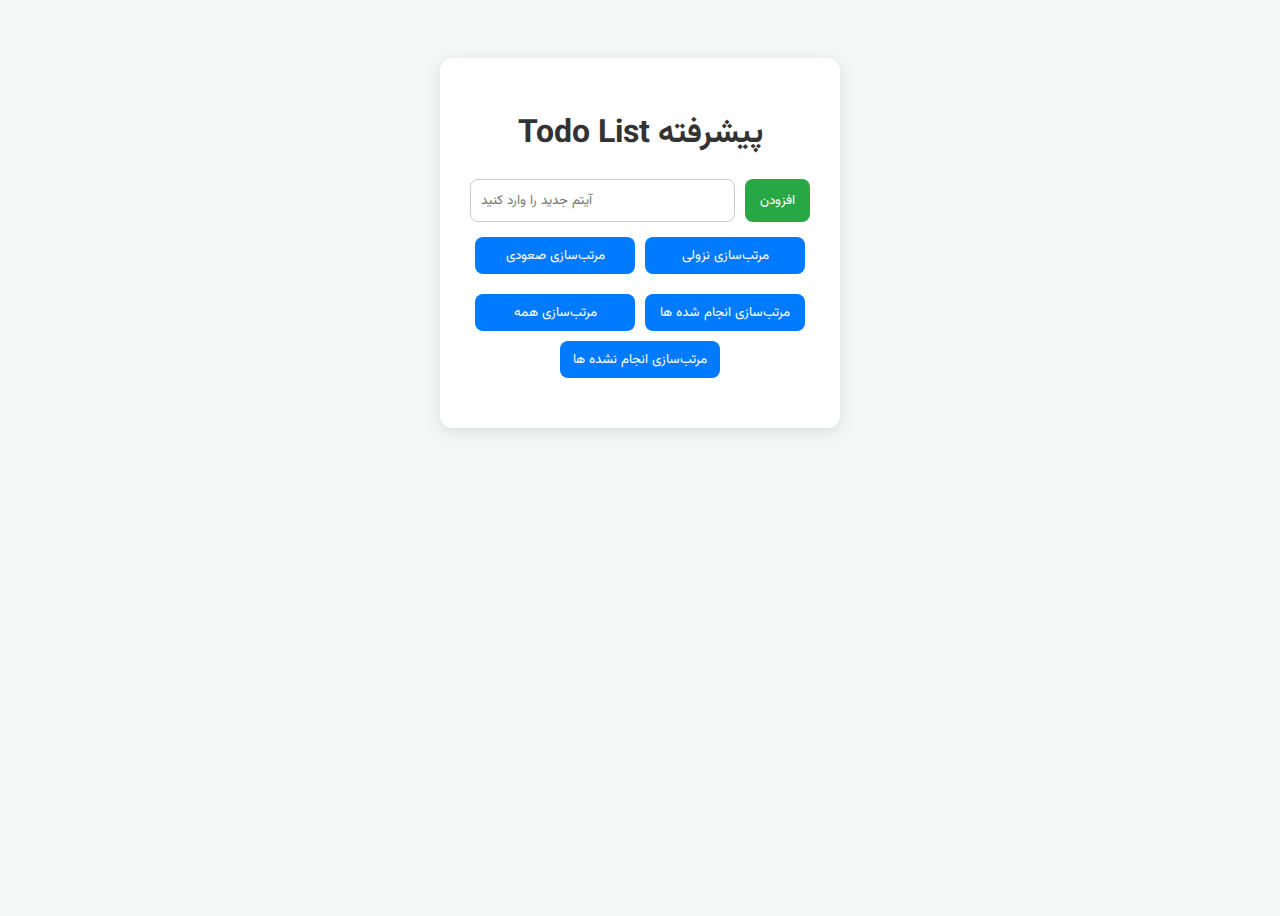
<file: index.html>
<!DOCTYPE html>
<html lang="fa">
<head>
  <meta charset="UTF-8">
  <meta name="viewport" content="width=device-width, initial-scale=1.0">
  <title>Todo List پیشرفته</title>
  <link href="https://fonts.googleapis.com/css2?family=Vazirmatn&display=swap" rel="stylesheet">
  <link rel="stylesheet" href="style.css">
</head>
<body>
  <div class="todo-container">
    <h1>Todo List پیشرفته</h1>

    <div class="add-item">
      <input type="text" id="new-item" placeholder="آیتم جدید را وارد کنید">
      <button id="add-btn">افزودن</button>
    </div>

    <div class="sort-buttons">
      <button id="sort-asc">مرتب‌سازی صعودی</button>
      <button id="sort-desc">مرتب‌سازی نزولی</button>
    </div>
    <div class="sort-buttons sort-filter">
      <button id="sort-all">مرتب‌سازی همه</button>
      <button id="sort-done">مرتب‌سازی انجام شده ها</button>
      <button id="sort-not-done">مرتب‌سازی انجام نشده ها</button>
    </div>

    <ul id="todo-list">
    </ul>
  </div>
  <script src="jquery-3.7.1.min.js"></script>
  <script src="script.js"></script>
</body>
</html>
</file>
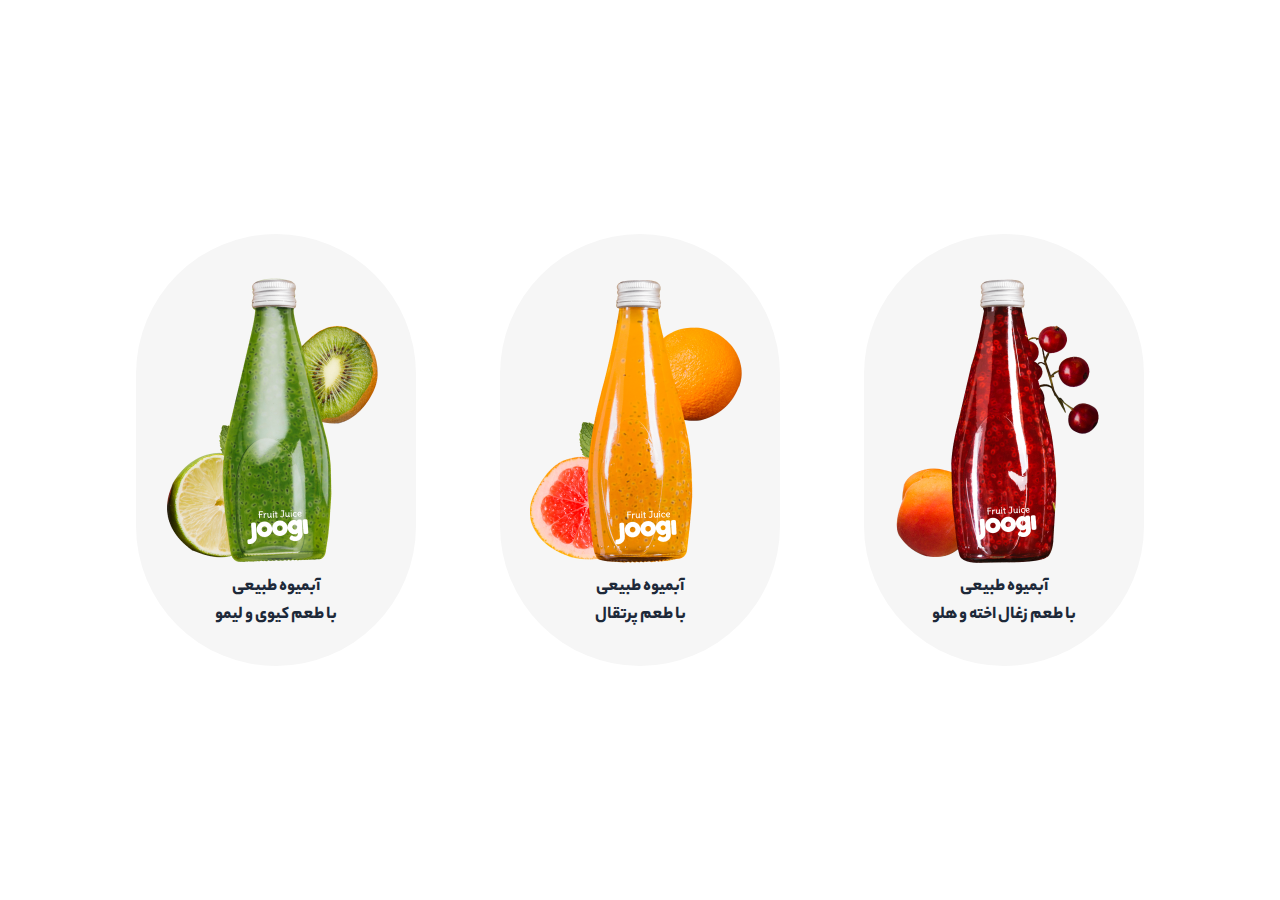
<file: Mini-Projects HTML-CSS/eye-catching juices/index.html>
<!DOCTYPE html>
<html lang="en" dir="rtl">
<head>
    <meta charset="UTF-8">
    <meta name="viewport" content="width=device-width, initial-scale=1.0">
    <title>Document</title>
    <link rel="stylesheet" href="assets/css/style.css">
</head>
<body>
    <div class="container">
        <div class="product image_container_first">
            <div class="image_container">
                <img src="assets/images/Blueberries.png" alt="" class="back_image back_first">
                <img src="assets/images/Peach.png" alt="" class="back_image back_second">
                <img src="assets/images/Drink3.png" alt="" class="main_image">
                <div class="info_box">
                    <span>طعم بهشت میده!</span>
                    <span>تیکه های میوه رو کاملا حس میکنی:)</span>
                </div>
            </div>
            <div class="titles">
                <span class="main_title">آبمیوه طبیعی</span>
                <span class="sub_title"> با طعم زغال اخته و هلو</span>
            </div>
        </div>
        <div class="product image_container_second">
            <div class="image_container">
                <img src="assets/images/Orange.png" alt="" class="back_image back_first">
                <img src="assets/images/OrangeRed.png" alt="" class="back_image back_second">
                <img src="assets/images/Drink2.png" alt="" class="main_image">
                <div class="info_box">
                    <span>طعم بهشت میده!</span>
                    <span>تیکه های میوه رو کاملا حس میکنی:)</span>
                </div>
            </div>
            <div class="titles">
                <span class="main_title">آبمیوه طبیعی</span>
                <span class="sub_title"> با طعم پرتقال</span>
            </div>
        </div>
        <div class="product image_container_third">
            <div class="image_container">
                <img src="assets/images/Kiwi.png" alt="" class="back_image back_first">
                <img src="assets/images/Lemon.png" alt="" class="back_image back_second">
                <img src="assets/images/Drink1.png" alt="" class="main_image">
                <div class="info_box">
                    <span>طعم بهشت میده!</span>
                    <span>تیکه های میوه رو کاملا حس میکنی:)</span>
                </div>
            </div>
            <div class="titles">
                <span class="main_title">آبمیوه طبیعی</span>
                <span class="sub_title"> با طعم کیوی و لیمو</span>
            </div>
        </div>
    </div>
</body>
</html>
</file>
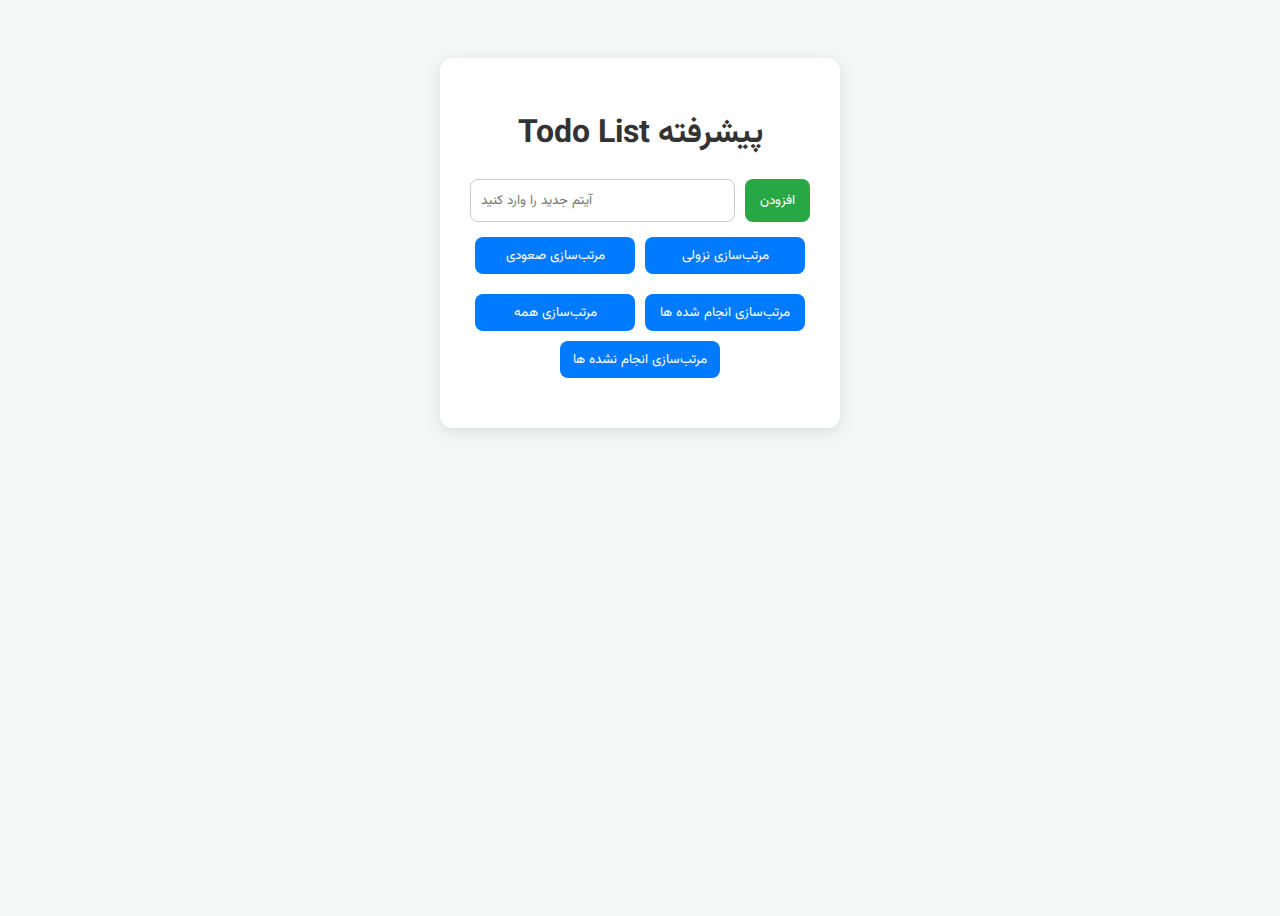
<file: Mini-Projects JS/first todo list project/index.html>
<!DOCTYPE html>
<html lang="fa">
<head>
  <meta charset="UTF-8">
  <meta name="viewport" content="width=device-width, initial-scale=1.0">
  <title>Todo List پیشرفته</title>
  <link href="https://fonts.googleapis.com/css2?family=Vazirmatn&display=swap" rel="stylesheet">
  <link rel="stylesheet" href="assets/css/style.css">
</head>
<body>
  <div class="todo-container">
    <h1>Todo List پیشرفته</h1>

    <div class="add-item">
      <input type="text" id="new-item" placeholder="آیتم جدید را وارد کنید">
      <button id="add-btn">افزودن</button>
    </div>

    <div class="sort-buttons">
      <button id="sort-asc">مرتب‌سازی صعودی</button>
      <button id="sort-desc">مرتب‌سازی نزولی</button>
    </div>
    <div class="sort-buttons sort-filter">
      <button id="sort-all">مرتب‌سازی همه</button>
      <button id="sort-done">مرتب‌سازی انجام شده ها</button>
      <button id="sort-not-done">مرتب‌سازی انجام نشده ها</button>
    </div>

    <ul id="todo-list">
    </ul>
  </div>
  <script src="assets/js/jquery-3.7.1.min.js"></script>
  <script src="assets/js/script.js"></script>
</body>
</html>
</file>
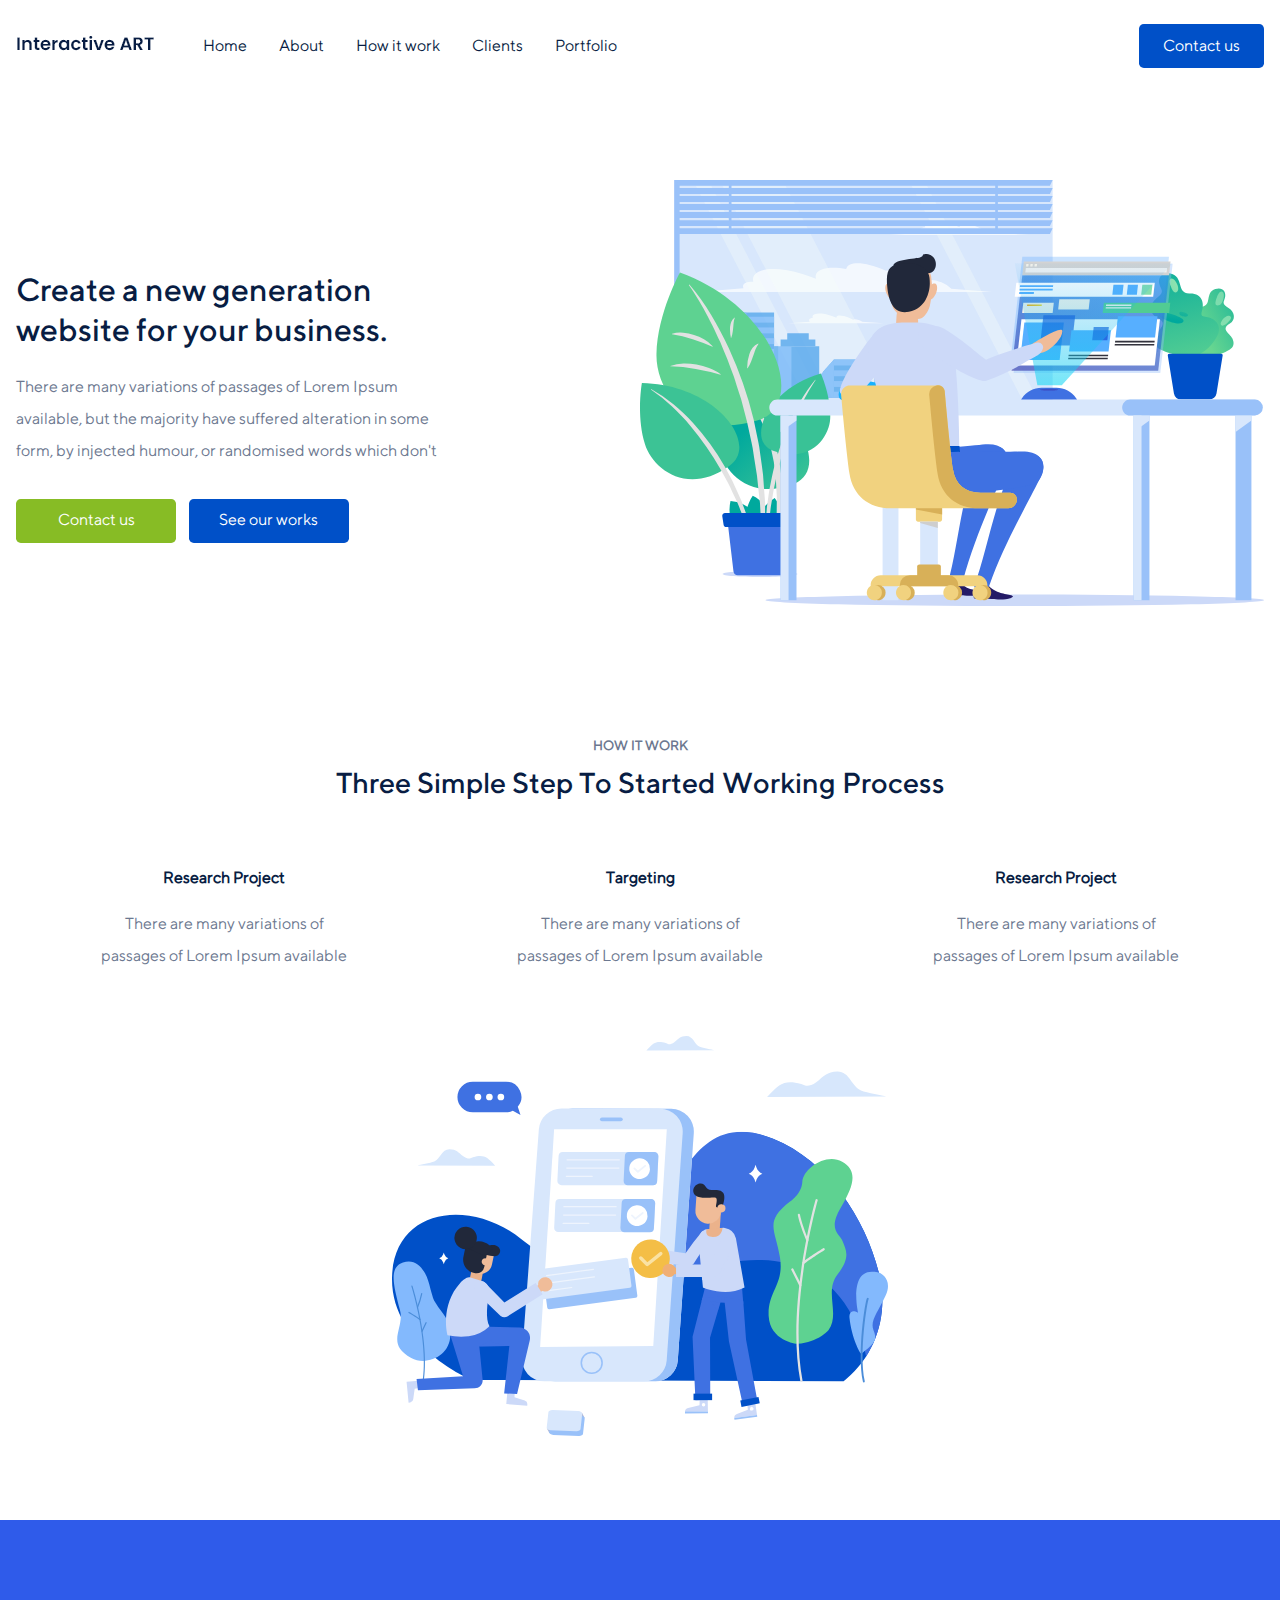
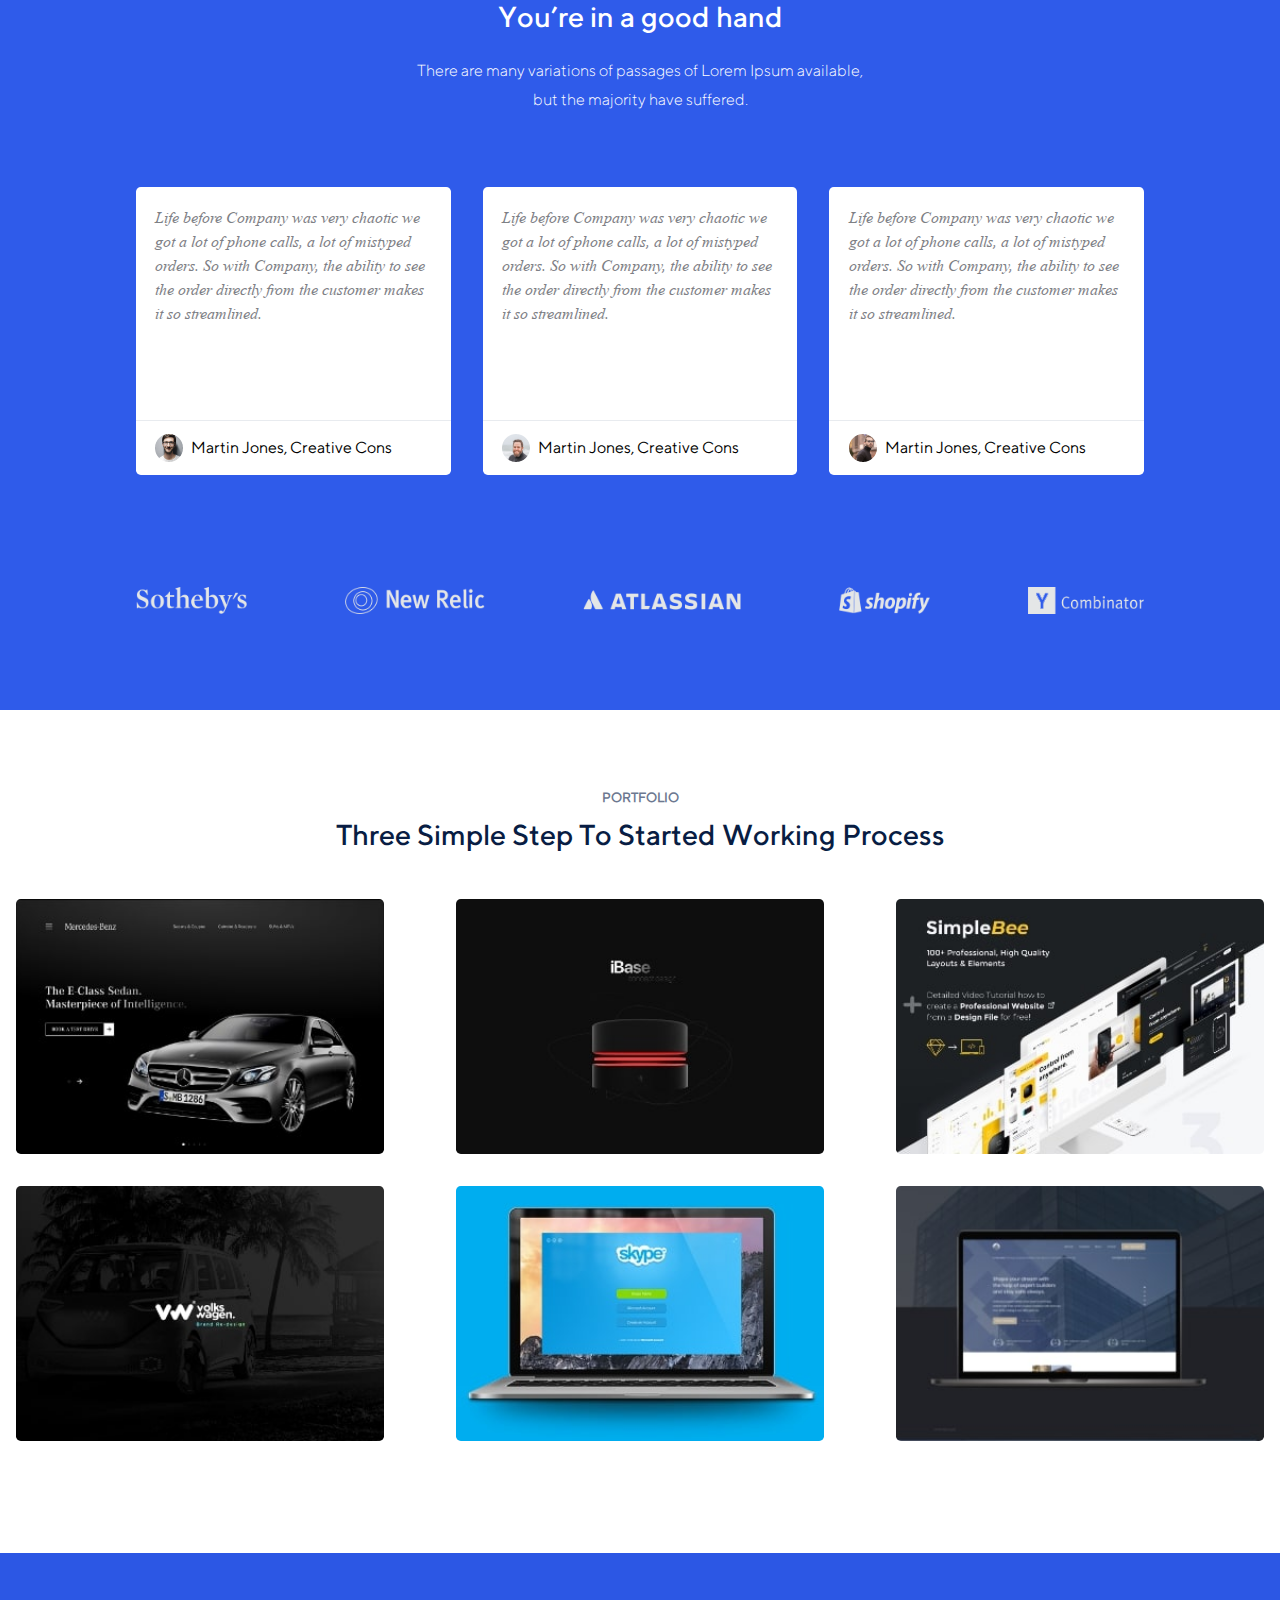
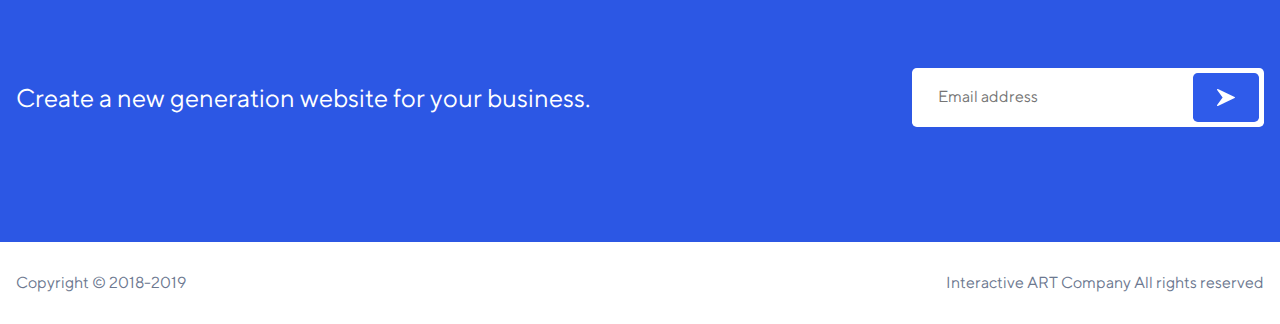
<file: Mini-Projects JS/Corporate Website Template Design using bootstrap/assets/icons/fontawesome/19-flexbox/index.html>
<!DOCTYPE html>
<html lang="en">
<head>
    <meta charset="UTF-8"/>
    <meta http-equiv="X-UA-Compatible" content="IE=edge"/>
    <meta name="viewport" content="width=device-width, initial-scale=1.0"/>
    <title>Project</title>
    <link rel="stylesheet" href="https://cdnjs.cloudflare.com/ajax/libs/font-awesome/5.15.3/css/all.min.css"/>
    <link rel="stylesheet" href="styles/app.css"/>
</head>
<body>
<header class="header">
    <div class="container">
        <section class="header-top">
            <nav class="nav">
                <div class="nav-logo">
                    <img src="images/Interactive-ART.png" alt="Logo" class="nav-logo__img"/>
                </div>
                <ul class="menu">
                    <li class="menu__item">
                        <a class="menu__link" href="#">Home</a>
                    </li>
                    <li class="menu__item">
                        <a class="menu__link" href="#">About</a>
                    </li>
                    <li class="menu__item">
                        <a class="menu__link" href="#">How it work</a>
                    </li>
                    <li class="menu__item">
                        <a class="menu__link" href="#">Clients</a>
                    </li>
                    <li class="menu__item">
                        <a class="menu__link" href="#">Portfolio</a>
                    </li>
                </ul>
            </nav>
            <a href="#" class="header__link">Contact us</a>
            <span class="header__icon"><i class="fa fa-bars"></i></span>
        </section>
        <section class="header-bottom">
            <div class="header-content">
                <div class="header-content__left">
                    <div class="header-content__wrapper">
                        <h1 class="header-content__title">
                            Create a new generation website for your
                            business.
                        </h1>
                        <p class="header-content__text">
                            There are many variations of passages of Lorem
                            Ipsum available, but the majority have suffered
                            alteration in some form, by injected humour, or
                            randomised words which don't
                        </p>
                        <div class="header-content__links">
                            <a href="#" class="header-content__link">Contact us</a>
                            <a href="#" class="header-content__link">See our works</a>
                        </div>
                    </div>
                </div>
                <div class="header-content__right">
                    <img src="images/header-img.svg" class="header-content__img" alt="Header Content">
                </div>
            </div>
        </section>
    </div>
</header>

<main class="main">
    <section class="works">
        <div class="container">
            <h5 class="works__text">HOW IT WORK</h5>
            <h2 class="works__title">Three Simple Step To Started Working Process</h2>
            <div class="works-content">
                <div class="works-content__item">
                    <h4 class="works-content__title">Research Project</h4>
                    <p class="works-content__text">There are many variations of passages of Lorem Ipsum
                        available</p>
                </div>
                <div class="works-content__item">
                    <h4 class="works-content__title">Targeting</h4>
                    <p class="works-content__text">There are many variations of passages of Lorem Ipsum
                        available</p>
                </div>
                <div class="works-content__item">
                    <h4 class="works-content__title">Research Project</h4>
                    <p class="works-content__text">There are many variations of passages of Lorem Ipsum
                        available</p>
                </div>
            </div>
            <div class="works-img">
                <img src="images/main-img.svg" alt="Work Image" class="works-img__img">
            </div>
        </div>
    </section>
    <section class="person-comments">
        <div class="container">
            <h2 class="person-comments__title">You’re in a good hand</h2>
            <p class="person-comments__text">There are many variations of passages of Lorem Ipsum available, but the
                majority have suffered.</p>
            <div class="comments-container">
                <div class="comments">
                    <div class="comment">
                        <div class="comment__content">
                            <p class="comment__body">Life before Company was very chaotic we got a lot of phone calls, a
                                lot
                                of mistyped orders. So with Company, the ability to see the order directly from the
                                customer
                                makes it so streamlined.</p>
                        </div>
                        <div class="comment__info">
                            <img src="images/person-1.png" alt="" class="comment__img">
                            <p class="comment__person">Martin Jones, Creative Cons</p>
                        </div>
                    </div>
                    <div class="comment">
                        <div class="comment__content">
                            <p class="comment__body">Life before Company was very chaotic we got a lot of phone calls, a
                                lot
                                of mistyped orders. So with Company, the ability to see the order directly from the
                                customer
                                makes it so streamlined.</p>
                        </div>
                        <div class="comment__info">
                            <img src="images/person-2.png" alt="" class="comment__img">
                            <p class="comment__person">Martin Jones, Creative Cons</p>
                        </div>
                    </div>
                    <div class="comment">
                        <div class="comment__content">
                            <p class="comment__body">Life before Company was very chaotic we got a lot of phone calls, a
                                lot
                                of mistyped orders. So with Company, the ability to see the order directly from the
                                customer
                                makes it so streamlined.</p>
                        </div>
                        <div class="comment__info">
                            <img src="images/person-3.png" alt="" class="comment__img">
                            <p class="comment__person">Martin Jones, Creative Cons</p>
                        </div>
                    </div>
                </div>
                <div class="companies">
                    <img src="images/logo-1.svg" alt="Logo" class="companies__img">
                    <img src="images/logo-2.svg" alt="Logo" class="companies__img">
                    <img src="images/logo-3.svg" alt="Logo" class="companies__img">
                    <img src="images/logo-4.svg" alt="Logo" class="companies__img">
                    <img src="images/logo-5.svg" alt="Logo" class="companies__img">
                </div>
            </div>
        </div>
    </section>
    <section class="portfolio">
        <div class="container">
            <h5 class="portfolio__text">PORTFOLIO</h5>
            <h2 class="portfolio__title">Three Simple Step To Started Working Process</h2>
            <div class="portfolio-items">
                <div class="portfolio__item">
                    <img src="images/portfolio-1.jpg" alt="PortFolio" class="portfolio__img">
                </div>
                <div class="portfolio__item">
                    <img src="images/portfolio-2.jpg" alt="PortFolio" class="portfolio__img">
                </div>
                <div class="portfolio__item">
                    <img src="images/portfolio-3.jpg" alt="PortFolio" class="portfolio__img">
                </div>
                <div class="portfolio__item">
                    <img src="images/portfolio-4.jpg" alt="PortFolio" class="portfolio__img">
                </div>
                <div class="portfolio__item">
                    <img src="images/portfolio-5.jpg" alt="PortFolio" class="portfolio__img">
                </div>
                <div class="portfolio__item">
                    <img src="images/portfolio-6.jpg" alt="PortFolio" class="portfolio__img">
                </div>

            </div>
        </div>
    </section>
</main>
<footer class="footer">
    <section class="newsletter">
        <div class="container">
            <div class="newsletter__wrapper">
                <h3 class="newsletter__text">Create a new generation website for your business.</h3>
                <div class="newsletter__email">
                    <input type="text" class="newsletter__txt" placeholder="Email address">
                    <button class="newsletter__btn"><img src="images/right-arrow.svg"></button>
                </div>
            </div>
        </div>
    </section>
    <section class="copy-right">
        <div class="container">
            <div class="copy-right__wrapper">
                <p class="copy-right__text">Copyright © 2018-2019 </p>
                <p class="copy-right__text">Interactive ART Company All rights reserved</p>
            </div>
        </div>
    </section>
</footer>

<script src="scripts/app.js"></script>
</body>
</html>
</file>
<file: style.css>
* {
  box-sizing: border-box;
  font-family: 'Vazirmatn', sans-serif;
}

body {
  background-color: #f4f7f6;
  display: flex;
  justify-content: center;
  align-items: flex-start;
  min-height: 100vh;
  padding: 50px 0;
}

.todo-container {
  background-color: #fff;
  width: 100%;
  max-width: 400px;
  padding: 30px;
  border-radius: 12px;
  box-shadow: 0 4px 15px rgba(0,0,0,0.1);
}

h1 {
  text-align: center;
  color: #333;
  margin-bottom: 20px;
}

.add-item {
  display: flex;
  gap: 10px;
  margin-bottom: 15px;
}

.add-item input {
  flex: 1;
  padding: 10px;
  border-radius: 8px;
  border: 1px solid #ccc;
  outline: none;
}

.add-item button {
  padding: 10px 15px;
  border: none;
  border-radius: 8px;
  background-color: #28a745;
  color: #fff;
  cursor: pointer;
  transition: 0.2s;
}

.add-item button:hover {
  background-color: #218838;
}

.sort-buttons {
  display: flex;
  gap: 10px;
  margin-bottom: 20px;
  justify-content: center;
}
.sort-filter{
  flex-wrap: wrap;
}
.sort-buttons button {
  width: 160px;
  padding: 8px 12px;
  border: none;
  border-radius: 8px;
  background-color: #007bff;
  color: #fff;
  cursor: pointer;
  transition: 0.2s;
}

.sort-buttons button:hover {
  background-color: #0069d9;
}

#todo-list {
  list-style: none;
  padding: 0;
  margin: 0;
}

.todo-item {
  display: flex;
  align-items: center;
  justify-content: space-between;
  background-color: #fdfdfd;
  padding: 10px 15px;
  border-radius: 8px;
  margin-bottom: 10px;
  box-shadow: 0 2px 6px rgba(0,0,0,0.05);
  opacity: 1;
  transform: translateY(0);
  transition: all 0.5s ease-in-out;
}

.todo-item.hidden{
  opacity: 0;
  transform: translateY(-10px);
}
.todo-item:hover {
  background-color: #f0f0f0;
}

.todo-item .text {
  flex: 1;
  margin: 0 10px;
}

.todo-item.completed .text {
  text-decoration: line-through;
  color: #999;
}

.delete-btn {
  border: none;
  background-color: #dc3545;
  color: #fff;
  padding: 6px 10px;
  border-radius: 6px;
  cursor: pointer;
  transition: 0.2s;
}

.delete-btn:hover {
  background-color: #c82333;
}
.line-through{
  text-decoration: line-through !important;
}
</file>
<file: Mini-Projects HTML-CSS/eye-catching juices/assets/css/style.css>
html, body, div, span, applet, object, iframe,
h1, h2, h3, h4, h5, h6, p, blockquote, pre,
a, abbr, acronym, address, big, cite, code,
del, dfn, em, img, ins, kbd, q, s, samp,
small, strike, strong, sub, sup, tt, var,
b, u, i, center,
dl, dt, dd, ol, ul, li,
fieldset, form, label, legend,
table, caption, tbody, tfoot, thead, tr, th, td,
article, aside, canvas, details, embed, 
figure, figcaption, footer, header, hgroup, 
menu, nav, output, ruby, section, summary,
time, mark, audio, video {
	margin: 0;
	padding: 0;
	border: 0;
	font-size: 100%;
	font: inherit;
	vertical-align: baseline;
}
/* HTML5 display-role reset for older browsers */
article, aside, details, figcaption, figure, 
footer, header, hgroup, menu, nav, section {
	display: block;
}
body {
	line-height: 1;
}
ol, ul {
	list-style: none;
}
blockquote, q {
	quotes: none;
}
blockquote:before, blockquote:after,
q:before, q:after {
	content: '';
	content: none;
}
table {
	border-collapse: collapse;
	border-spacing: 0;
}
@font-face {
    font-family: "YekanBakh";
    src: url('../fonts/YekanBakh-Bold.woff') format("woff");
    font-style: normal;
}
@font-face {
    font-family: "YekanBakh";
    src: url('../fonts/YekanBakh-Regular.woff') format("woff");
    font-style: normal;
}
@font-face {
    font-family: "YekanBakh";
    src: url('../fonts/YekanBakh-Medium.woff') format("woff");
    font-style: normal;
}
@font-face {
    font-family: "YekanBakh";
    src: url('../fonts/YekanBakh-Heavy.woff') format("woff");
    font-style: normal;
}
body{
    font-family: "YekanBakh" !important;
    height: 100vh;
    display: flex;
    justify-content: center;
    align-items: center;
}
.container{
    display: flex;
    justify-content: center;
    align-items: center;
    gap: 84px;
}
.product{
    width: 280px;
    height: 432px;
    background-color: rgba(246, 246, 246, 1);
    display: flex;
    align-items: center;
    justify-content: center;
    border-radius: 500px;
    position: relative;
    flex-direction: column;
}
.back_image{
    position: absolute;
}
.back_first{
    z-index: 10;
    top: 88px;
    right: 38px;
}
.back_second{
    bottom: 102px;
    left: 30px;
}
.main_image{
    z-index: 50;
    transition: all 100ms ease-in;
}
.titles{
    display: flex;
    flex-direction: column;
    z-index: 50;
    justify-content: center;
    align-items: center;
    gap: 10px;
    margin-top: 16px;
}
.image_container{
    display: flex;
}
.main_title{
    font-size: 18px;
    color: rgba(29, 41, 57, 1);
    font-weight: 700;
}
.sub_title{
    font-size: 18px;
    font-weight: 300;
    color: rgba(29, 41, 57, 1);
}
.info_box{
    position: absolute;
    right: -70px;
    top: 46px;
    border: 1px solid rgba(229, 229, 229, 0.5);
    z-index: 100;
    width: 180px;
    height: 100px;
    background-color: #fff;
    border-top-left-radius: 50px;
    border-bottom-right-radius: 50px;
    border-top-right-radius: 12px;
    border-bottom-left-radius: 12px;
    display: flex;
    flex-direction: column;
    justify-content: center;
    align-items: center;
    gap: 2px;
    opacity: 0;
    visibility: hidden;
    transition: all 100ms ease-in;
}
.info_box span:first-child{
    font-size: 16px;
    color: rgba(29, 41, 57, 1);
}
.info_box span:nth-child(2){
    font-size: 14px;
    text-align: center;
}
.product:hover .main_image{
    transform-origin: bottom;
    transform: scale(1.2) rotate(-10deg);
}
.product:hover .back_image{
    filter: blur(5px);
}
.product:hover .info_box{
    opacity: 1;
    visibility: visible;
}
body:has(.image_container_first:hover) {
  background: red;
}
body:has(.image_container_second:hover) {
  background: orange;
}
body:has(.image_container_third:hover) {
  background: green;
}
</file>
<file: Mini-Projects JS/first todo list project/assets/css/style.css>
* {
  box-sizing: border-box;
  font-family: 'Vazirmatn', sans-serif;
}

body {
  background-color: #f4f7f6;
  display: flex;
  justify-content: center;
  align-items: flex-start;
  min-height: 100vh;
  padding: 50px 0;
}

.todo-container {
  background-color: #fff;
  width: 100%;
  max-width: 400px;
  padding: 30px;
  border-radius: 12px;
  box-shadow: 0 4px 15px rgba(0,0,0,0.1);
}

h1 {
  text-align: center;
  color: #333;
  margin-bottom: 20px;
}

.add-item {
  display: flex;
  gap: 10px;
  margin-bottom: 15px;
}

.add-item input {
  flex: 1;
  padding: 10px;
  border-radius: 8px;
  border: 1px solid #ccc;
  outline: none;
}

.add-item button {
  padding: 10px 15px;
  border: none;
  border-radius: 8px;
  background-color: #28a745;
  color: #fff;
  cursor: pointer;
  transition: 0.2s;
}

.add-item button:hover {
  background-color: #218838;
}

.sort-buttons {
  display: flex;
  gap: 10px;
  margin-bottom: 20px;
  justify-content: center;
}
.sort-filter{
  flex-wrap: wrap;
}
.sort-buttons button {
  width: 160px;
  padding: 8px 12px;
  border: none;
  border-radius: 8px;
  background-color: #007bff;
  color: #fff;
  cursor: pointer;
  transition: 0.2s;
}

.sort-buttons button:hover {
  background-color: #0069d9;
}

#todo-list {
  list-style: none;
  padding: 0;
  margin: 0;
}

.todo-item {
  display: flex;
  align-items: center;
  justify-content: space-between;
  background-color: #fdfdfd;
  padding: 10px 15px;
  border-radius: 8px;
  margin-bottom: 10px;
  box-shadow: 0 2px 6px rgba(0,0,0,0.05);
  opacity: 1;
  transform: translateY(0);
  transition: all 0.5s ease-in-out;
}

.todo-item.hidden{
  opacity: 0;
  transform: translateY(-10px);
}
.todo-item:hover {
  background-color: #f0f0f0;
}

.todo-item .text {
  flex: 1;
  margin: 0 10px;
}

.todo-item.completed .text {
  text-decoration: line-through;
  color: #999;
}

.delete-btn {
  border: none;
  background-color: #dc3545;
  color: #fff;
  padding: 6px 10px;
  border-radius: 6px;
  cursor: pointer;
  transition: 0.2s;
}

.delete-btn:hover {
  background-color: #c82333;
}
.line-through{
  text-decoration: line-through !important;
}
</file>
<file: Mini-Projects JS/Corporate Website Template Design using bootstrap/assets/icons/fontawesome/19-flexbox/styles/app.css>
/* App Fonts */

@font-face {
    font-family: "TTNorms";
    src: url("../fonts/TTNorms-Regular.otf") format("openType");
}

@font-face {
    font-family: "TTNorms Medium";
    src: url("../fonts/TTNorms-Medium.otf") format("openType");
}

@font-face {
    font-family: "TTNorms Light";
    src: url("../fonts/TTNorms-Light.otf") format("openType");
}

@font-face {
    font-family: "Times Roman Italic";
    src: url("../fonts/Times-new-roman-italic.ttf") format("truetype");
}

/* Normalize Css */

html {
    line-height: 1.15;
    -webkit-text-size-adjust: 100%;
}

body {
    margin: 0;
}

main {
    display: block;
}

h1 {
    font-size: 2em;
    margin: 0.67em 0;
}

hr {
    box-sizing: content-box;
    height: 0;
    overflow: visible;
}

pre {
    font-family: monospace, monospace;
    font-size: 1em;
}

a {
    background-color: transparent;
}

abbr[title] {
    border-bottom: none;
    text-decoration: underline;
    text-decoration: underline dotted;
}

b,
strong {
    font-weight: bolder;
}

code,
kbd,
samp {
    font-family: monospace, monospace;
    font-size: 1em;
}

small {
    font-size: 80%;
}

sub,
sup {
    font-size: 75%;
    line-height: 0;
    position: relative;
    vertical-align: baseline;
}

sub {
    bottom: -0.25em;
}

sup {
    top: -0.5em;
}

img {
    border-style: none;
}

button,
input,
optgroup,
select,
textarea {
    font-family: inherit;
    font-size: 100%;
    line-height: 1.15;
    margin: 0;
}

button,
input {
    overflow: visible;
}

button,
select {
    text-transform: none;
}

button,
[type="button"],
[type="reset"],
[type="submit"] {
    -webkit-appearance: button;
}

button::-moz-focus-inner,
[type="button"]::-moz-focus-inner,
[type="reset"]::-moz-focus-inner,
[type="submit"]::-moz-focus-inner {
    border-style: none;
    padding: 0;
}

button:-moz-focusring,
[type="button"]:-moz-focusring,
[type="reset"]:-moz-focusring,
[type="submit"]:-moz-focusring {
    outline: 1px dotted ButtonText;
}

fieldset {
    padding: 0.35em 0.75em 0.625em;
}

legend {
    box-sizing: border-box;
    color: inherit;
    display: table;
    max-width: 100%;
    padding: 0; /* 3 */
    white-space: normal;
}

progress {
    vertical-align: baseline;
}

textarea {
    overflow: auto;
}

[type="checkbox"],
[type="radio"] {
    box-sizing: border-box;
    padding: 0;
}

[type="number"]::-webkit-inner-spin-button,
[type="number"]::-webkit-outer-spin-button {
    height: auto;
}

[type="search"] {
    -webkit-appearance: textfield;
    outline-offset: -2px;
}

[type="search"]::-webkit-search-decoration {
    -webkit-appearance: none;
}

::-webkit-file-upload-button {
    -webkit-appearance: button;
    font: inherit;
}

details {
    display: block;
}

summary {
    display: list-item;
}

template {
    display: none;
}

[hidden] {
    display: none;
}

/* Start Project */

html {
    box-sizing: border-box;
}

*,
*:before,
*:after {
    box-sizing: inherit;
}

body {
    font-family: "TTNorms";
}

.container {
    max-width: 80rem;
    margin-right: auto;
    margin-left: auto;
    padding-right: 1rem;
    padding-left: 1rem;
}

/* Header Top */

.header {
}

.header-top {
    display: flex;
    justify-content: space-between;
    align-items: center;
    padding: 1.5rem 0;
}

.nav {
    display: flex;
    align-items: center;
}

.nav-logo {
    margin-right: 2rem;
}

.nav-logo__img {
}

.menu {
    list-style-type: none;
    padding-left: 0;
    margin: 0;
    display: flex;
}

.menu__item {
}

.menu__link {
    text-decoration: none;
    color: #081d43;
    padding: 0 1rem;
}

.header__link {
    background-color: #0050c8;
    padding: 0.8rem 1.5em;
    color: #fff;
    border-radius: 0.3rem;
    text-decoration: none;
}
.header__icon{
    font-size: 1.8rem;
    display: none;
    cursor: pointer;
}
/* Header Bottom */

.header-bottom {
    margin-top: 5.5rem;
}

.header-content {
    display: flex;
    align-items: center;
}

.header-content__left {
    flex-basis: 50%;
}

.header-content__right {
    flex-basis: 50%;
}

.header-content__wrapper {
    max-width: 28rem;
}

.header-content__title {
    color: #081d43;
    font-family: "TTNorms Medium";
    font-weight: normal;
    line-height: 2.5rem;
}

.header-content__text {
    color: #6c7890;
    line-height: 2rem;
}

.header-content__links {
    display: flex;
    margin-top: 2rem;
}

.header-content__link {
    background-color: #0050c8;
    padding: 0.8rem 1.5em;
    color: #fff;
    border-radius: 0.3rem;
    text-decoration: none;
    margin-right: 0.8rem;
    display: block;
    width: 10rem;
    text-align: center;
}

.header-content__link:nth-child(1) {
    background-color: #87bc25;
}

.header-content__img {
    width: 100%;
}


/* Start Main */


/* Works Section */

.main {
    padding-top: 3rem;
}

.works {
    text-align: center;
    padding: 5rem 0;
}

.works__text, .portfolio__text {
    color: #6C7890;
    margin-bottom: 0;
    text-transform: uppercase;
    margin-top: 0;
}

.works__title, .portfolio__title {
    color: #081D43;
    margin-top: 0.8rem;
    font-family: 'TTNorms Medium';
    font-weight: normal;
    font-size: 1.8rem;
}

.works-content {
    margin-top: 3rem;
    margin-bottom: 3rem;
    display: flex;
    justify-content: space-around;
}

.works-content__title {
    color: #081D43;
}

.works-content__text {
    color: #6C7890;
    line-height: 2rem;
    max-width: 16rem;
}

.works-img {
    max-width: 31rem;
    margin: 0 auto;
}

.works-img__img {
    width: 100%;
}

/* Person-Comments Section */

.person-comments {
    background-color: #2F5BEA;
    color: #fff;
    text-align: center;
    padding: 5rem 0;
}

.person-comments__title {
    font-family: "TTNorms Medium";
    font-weight: normal;
    margin-top: 0;
    font-size: 1.8rem;
}

.person-comments__text {
    font-family: "TTNorms Light";
    max-width: 28rem;
    margin: 0 auto;
    line-height: 1.8rem;
}

.comments-container {
    max-width: 65rem;
    margin: 3.5rem auto 0 auto;

}

.comments {
    display: flex;
    justify-content: space-between;
}

.comment {
    background-color: #fff;
    margin: 1rem;
    border-radius: 0.3rem;
    display: flex;
    flex-direction: column;
    justify-content: space-between;
    min-height: 18rem;
    flex-basis: 20rem;

}

.comment__content {
    text-align: left;
    padding: 1.2rem;
}

.comment__body {
    font-family: 'Times Roman Italic';
    color: #7E8085;
    line-height: 1.5rem;
    margin: 0;
}

.comment__info {
    display: flex;
    border-top: 1px solid #E8EBEF;
    padding: 0.8rem 1.2rem;
    align-items: center;
}

.comment__img {

}

.comment__person {
    color: #000000;
    margin: 0 0 0 0.5rem;
}

.companies {
    display: flex;
    justify-content: space-between;
    align-items: center;
    margin-top: 5rem;
}

.companies__img {
    display: block;
    margin: 1rem;
}

/* Portfolio */


.portfolio {
    text-align: center;
    padding: 5rem 0;
}

.portfolio__text {

}

.portfolio__title {

}

.portfolio-items {
    display: flex;
    flex-wrap: wrap;
    justify-content: space-between;
    margin-top: 3rem;
}

.portfolio__item {
    flex-basis: 23rem;
    margin-bottom: 2rem;
    border-radius: 0.3rem;
    overflow: hidden;
}

.portfolio__img {
    width: 100%;
    height: 100%;
    object-fit: cover;
}

/* Start Footer */


.newsletter {
    background-color: #2C57E4;
    padding: 6.5rem 0;
    color: #fff;
}

.newsletter__wrapper {
    display: flex;
    justify-content: space-between;
    align-items: center;
}

.newsletter__text {
    font-size: 1.6rem;
    font-weight: normal;
}

.newsletter__email {
    background: #fff;
    flex-basis: 22rem;
    display: flex;
    justify-content: space-between;
    padding: 0.3rem 0.3rem 0.3rem 1.5rem;
    border-radius: 0.3rem;
}

.newsletter__txt {
    border: none;
    outline: none;
}

.newsletter__btn {
    background: #2F5BEA;
    border: none;
    outline: none;
    padding: 1rem 1.5rem;
    display: flex;
    justify-content: center;
    align-items: center;
    border-radius: 0.3rem;
}

.copy-right {
    color: #6C7890;
    padding: 1rem 0;
}

.copy-right__wrapper {
    display: flex;
    justify-content: space-between;
    align-items: center;
}

.copy-right__text {

}

.copy-right__text {

}


/* Project Responsive */

@media only screen and (max-width: 1200px) {
    .container {
        max-width: 960px;
    }
}

@media only screen and (max-width: 992px) {
    .container {
        max-width: 720px;
    }
    .header__link{
        display: none;
    }
}

@media only screen and (max-width: 768px) {
    .container {
        max-width: 540px;
    }
    .header__icon{
        display: block;
    }
    .menu {
        position: fixed;
        top: 0;
        left: -256px;
        bottom: 0;
        background: blueviolet;
        width: 16rem;
        flex-direction: column;
        padding: 2rem 1rem;
        transition: 0.3s all;
    }
    .menu__item{
        margin-bottom: 2rem;
        font-size: 1.2rem;
    }

}

@media only screen and (max-width: 576px) {
    .container {
        max-width: 100%;
    }
}
</file>
